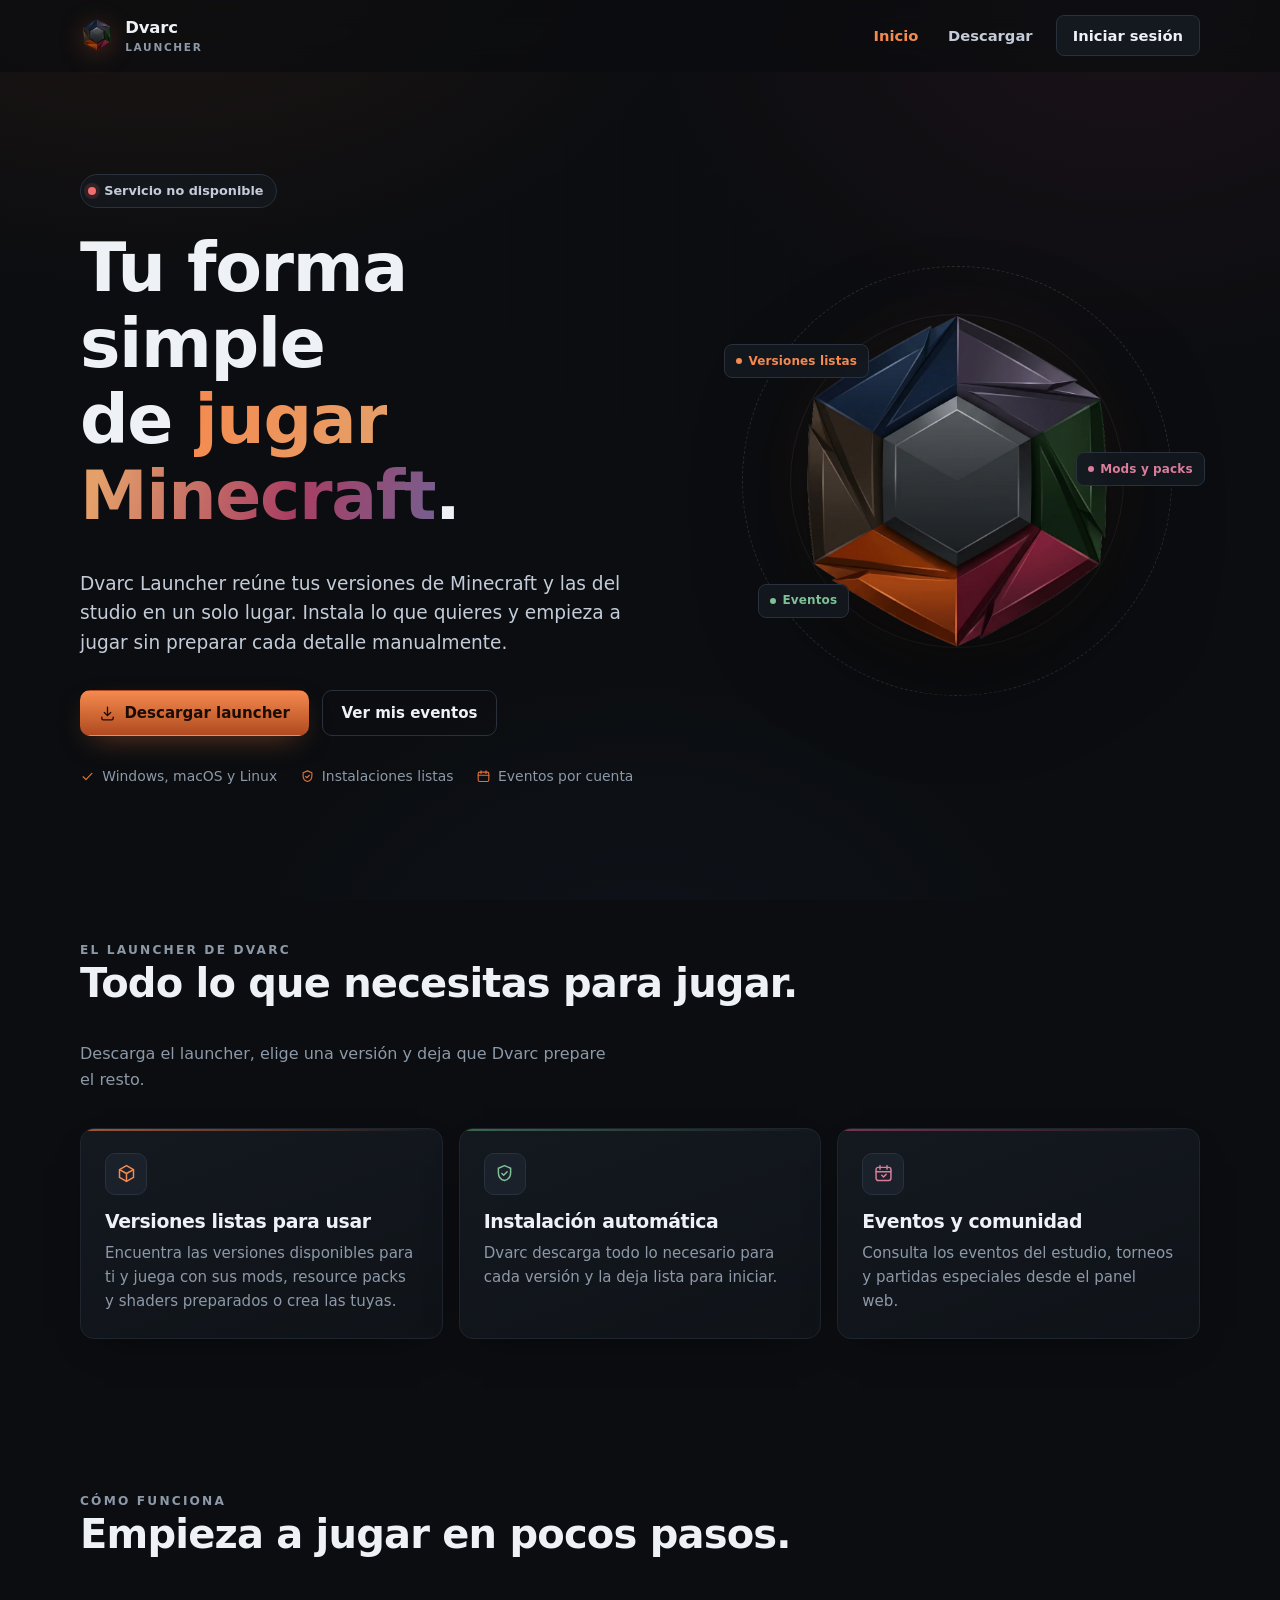
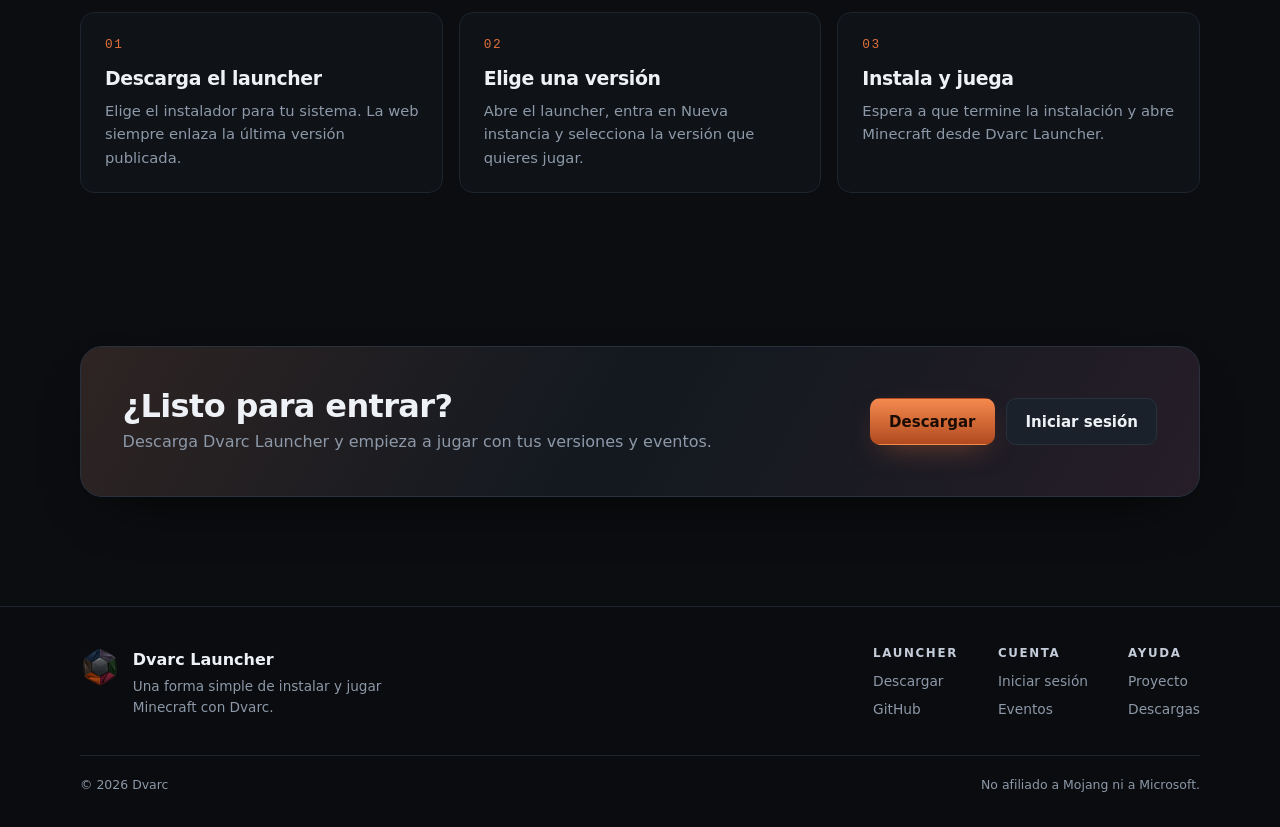
<file: index.html>
<!DOCTYPE html>
<html lang="es">
  <head>
    <meta charset="UTF-8" />
    <meta name="viewport" content="width=device-width, initial-scale=1.0" />
    <title>Dvarc Launcher</title>
    <meta
      name="description"
      content="Dvarc Launcher prepara Minecraft para que puedas instalar versiones, jugar con mods y participar en eventos sin configurarlo todo a mano."
    />
    <meta name="theme-color" content="#0b0d10" />
    <link rel="icon" href="assets/img/favicon.ico" sizes="any" />
    <link rel="icon" type="image/png" href="assets/img/favicon.png" />
    <link rel="apple-touch-icon" href="assets/img/apple-touch-icon.png" />
    <meta property="og:title" content="Dvarc Launcher" />
    <meta property="og:description" content="Un launcher de Minecraft para instalar versiones, jugar con mods y participar en eventos." />
    <meta property="og:type" content="website" />
    <meta property="og:image" content="assets/img/logo-512.png" />
    <link rel="stylesheet" href="assets/css/style.css" />
  </head>
  <body data-page="home">
    <a class="skip-link" href="#contenido">Saltar al contenido</a>

    <header class="site-header">
      <div class="container">
        <a class="brand" href="index.html" aria-label="Dvarc Launcher — inicio">
          <img src="assets/img/logo.png" alt="" width="34" height="34" />
          <span>Dvarc<small>Launcher</small></span>
        </a>
        <button
          class="nav-toggle"
          type="button"
          aria-expanded="false"
          aria-controls="site-nav"
          aria-label="Abrir menú de navegación"
        >
          <span></span>
        </button>
        <nav class="site-nav" id="site-nav" aria-label="Principal">
          <a href="index.html">Inicio</a>
          <a href="download.html">Descargar</a>
          <a href="panel.html" class="nav-cta" data-auth="in">Mi panel</a>
          <a href="login.html" class="nav-cta" data-auth="out">Iniciar sesión</a>
        </nav>
      </div>
    </header>

    <main id="contenido">
      <section class="hero">
        <div class="container hero-grid">
          <div>
            <span class="pill" data-api-status>
              <span class="pill-dot"></span>
              <span data-api-status-text>Comprobando disponibilidad…</span>
            </span>
    <h1>Tu forma simple de <em>jugar Minecraft</em>.</h1>
            <p class="hero-lead">
              Dvarc Launcher reúne tus versiones de Minecraft y las del studio en un solo lugar.
              Instala lo que quieres y empieza a jugar sin preparar cada detalle manualmente.
            </p>
            <div class="hero-actions">
              <a class="btn btn-primary" href="download.html">
                <svg viewBox="0 0 24 24" fill="none" stroke="currentColor" stroke-width="1.8" aria-hidden="true">
                  <path d="M12 3v12m0 0 4.5-4.5M12 15l-4.5-4.5" stroke-linecap="round" stroke-linejoin="round" />
                  <path d="M4 17v2a2 2 0 0 0 2 2h12a2 2 0 0 0 2-2v-2" stroke-linecap="round" />
                </svg>
                Descargar launcher
              </a>
              <a class="btn btn-ghost" href="panel.html">Ver mis eventos</a>
            </div>
            <ul class="hero-meta">
              <li>
                <svg viewBox="0 0 24 24" fill="none" stroke="currentColor" stroke-width="2" aria-hidden="true">
                  <path d="m5 12.5 4.5 4.5L19 7" stroke-linecap="round" stroke-linejoin="round" />
                </svg>
                Windows, macOS y Linux
              </li>
              <li>
                <svg viewBox="0 0 24 24" fill="none" stroke="currentColor" stroke-width="1.8" aria-hidden="true">
                  <path d="M12 3 5 6v5c0 4.2 2.9 7.9 7 9 4.1-1.1 7-4.8 7-9V6l-7-3Z" stroke-linejoin="round" />
                  <path d="m9 12 2 2 4-4" stroke-linecap="round" stroke-linejoin="round" />
                </svg>
                Instalaciones listas
              </li>
              <li>
                <svg viewBox="0 0 24 24" fill="none" stroke="currentColor" stroke-width="1.8" aria-hidden="true">
                  <rect x="3.5" y="5" width="17" height="15" rx="2.5" />
                  <path d="M8 3v4M16 3v4M3.5 10h17" stroke-linecap="round" />
                </svg>
                Eventos por cuenta
              </li>
            </ul>
          </div>

          <div class="hero-art" aria-hidden="true">
            <div class="hero-ring"></div>
            <img class="hero-logo" src="assets/img/logo.png" alt="" width="360" height="360" />
            <span class="hero-tag tag-a">Versiones listas</span>
            <span class="hero-tag tag-b">Mods y packs</span>
            <span class="hero-tag tag-c">Eventos</span>
          </div>
        </div>
      </section>

      <section class="section">
        <div class="container">
          <div class="section-head">
            <div>
              <p class="eyebrow">El launcher de Dvarc</p>
              <h2>Todo lo que necesitas para jugar.</h2>
            </div>
            <p>
              Descarga el launcher, elige una versión y deja que Dvarc prepare el resto.
            </p>
          </div>

          <div class="card-grid">
            <article class="card">
              <div class="card-icon">
                <svg viewBox="0 0 24 24" fill="none" stroke="currentColor" stroke-width="1.7" aria-hidden="true">
                  <path d="m12 3 8 4.5v9L12 21l-8-4.5v-9L12 3Z" stroke-linejoin="round" />
                  <path d="M12 12 4 7.5M12 12l8-4.5M12 12v9" stroke-linejoin="round" />
                </svg>
              </div>
              <h3>Versiones listas para usar</h3>
              <p>
                Encuentra las versiones disponibles para ti y juega con sus mods, resource packs y
                shaders preparados o crea las tuyas.
              </p>
            </article>

            <article class="card card--green">
              <div class="card-icon">
                <svg viewBox="0 0 24 24" fill="none" stroke="currentColor" stroke-width="1.7" aria-hidden="true">
                  <path d="M12 3 5 6v5c0 4.2 2.9 7.9 7 9 4.1-1.1 7-4.8 7-9V6l-7-3Z" stroke-linejoin="round" />
                  <path d="m9 12 2 2 4-4" stroke-linecap="round" stroke-linejoin="round" />
                </svg>
              </div>
              <h3>Instalación automática</h3>
              <p>
                Dvarc descarga todo lo necesario para cada versión y la deja lista para iniciar.
              </p>
            </article>

            <article class="card card--wine">
              <div class="card-icon">
                <svg viewBox="0 0 24 24" fill="none" stroke="currentColor" stroke-width="1.7" aria-hidden="true">
                  <rect x="3.5" y="5" width="17" height="15" rx="2.5" />
                  <path d="M8 3v4M16 3v4M3.5 10h17" stroke-linecap="round" />
                  <path d="m10 14 2 2 3-3" stroke-linecap="round" stroke-linejoin="round" />
                </svg>
              </div>
              <h3>Eventos y comunidad</h3>
              <p>
                Consulta los eventos del estudio, torneos y partidas especiales desde el panel web.
              </p>
            </article>
          </div>
        </div>
      </section>

      <section class="section">
        <div class="container">
          <div class="section-head">
            <div>
              <p class="eyebrow">Cómo funciona</p>
              <h2>Empieza a jugar en pocos pasos.</h2>
            </div>
          </div>

          <ol class="steps">
            <li class="step">
              <h3>Descarga el launcher</h3>
              <p>Elige el instalador para tu sistema. La web siempre enlaza la última versión publicada.</p>
            </li>
            <li class="step">
              <h3>Elige una versión</h3>
              <p>Abre el launcher, entra en Nueva instancia y selecciona la versión que quieres jugar.</p>
            </li>
            <li class="step">
              <h3>Instala y juega</h3>
              <p>Espera a que termine la instalación y abre Minecraft desde Dvarc Launcher.</p>
            </li>
          </ol>
        </div>
      </section>

      <section class="section">
        <div class="container">
          <div class="cta-band">
            <div>
              <h2>¿Listo para entrar?</h2>
              <p>Descarga Dvarc Launcher y empieza a jugar con tus versiones y eventos.</p>
            </div>
            <div class="cta-actions">
              <a class="btn btn-primary" href="download.html">Descargar</a>
              <a class="btn" href="login.html">Iniciar sesión</a>
            </div>
          </div>
        </div>
      </section>
    </main>

    <footer class="site-footer">
      <div class="container">
        <div class="footer-grid">
          <div class="footer-brand">
            <img src="assets/img/logo.png" alt="" width="40" height="40" />
            <div>
              <strong>Dvarc Launcher</strong>
              <p>Una forma simple de instalar y jugar Minecraft con Dvarc.</p>
            </div>
          </div>
          <div class="footer-links">
            <div>
              <h2>Launcher</h2>
              <a href="download.html">Descargar</a>
              <a href="https://github.com/devapurc/DvarcLauncher" target="_blank" rel="noopener noreferrer">GitHub</a>
            </div>
            <div>
              <h2>Cuenta</h2>
              <a href="login.html">Iniciar sesión</a>
              <a href="panel.html">Eventos</a>
            </div>
            <div>
              <h2>Ayuda</h2>
              <a href="https://github.com/devapurc/DvarcLauncher" target="_blank" rel="noopener noreferrer">Proyecto</a>
              <a href="download.html">Descargas</a>
            </div>
          </div>
        </div>
        <div class="footer-bottom">
          <span>© <span id="footer-year">2026</span> Dvarc</span>
          <span>No afiliado a Mojang ni a Microsoft.</span>
        </div>
      </div>
    </footer>

    <script src="assets/js/config.js" defer></script>
    <script src="assets/js/api.js" defer></script>
    <script src="assets/js/auth.js" defer></script>
    <script src="assets/js/events.js" defer></script>
    <script src="assets/js/download.js" defer></script>
    <script src="assets/js/main.js" defer></script>
  </body>
</html>
</file>
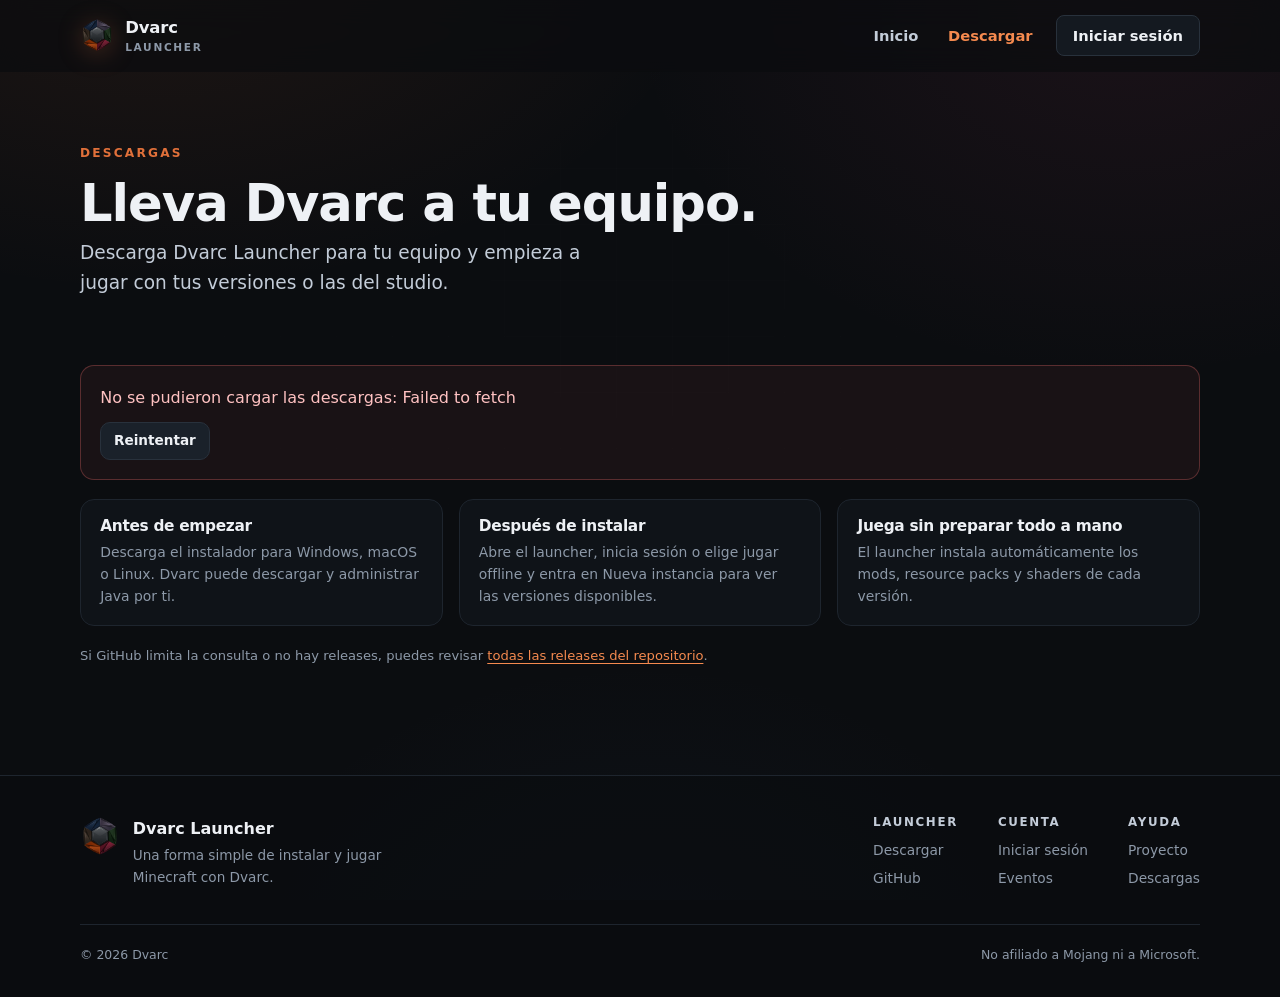
<file: download.html>
<!DOCTYPE html>
<html lang="es">
  <head>
    <meta charset="UTF-8" />
    <meta name="viewport" content="width=device-width, initial-scale=1.0" />
    <title>Descargar — Dvarc Launcher</title>
    <meta
      name="description"
      content="Descarga la última versión de Dvarc Launcher para Windows, macOS o Linux."
    />
    <meta name="theme-color" content="#0b0d10" />
    <link rel="icon" href="assets/img/favicon.ico" sizes="any" />
    <link rel="icon" type="image/png" href="assets/img/favicon.png" />
    <link rel="apple-touch-icon" href="assets/img/apple-touch-icon.png" />
    <link rel="stylesheet" href="assets/css/style.css" />
  </head>
  <body data-page="download">
    <a class="skip-link" href="#contenido">Saltar al contenido</a>

    <header class="site-header">
      <div class="container">
        <a class="brand" href="index.html" aria-label="Dvarc Launcher — inicio">
          <img src="assets/img/logo.png" alt="" width="34" height="34" />
          <span>Dvarc<small>Launcher</small></span>
        </a>
        <button
          class="nav-toggle"
          type="button"
          aria-expanded="false"
          aria-controls="site-nav"
          aria-label="Abrir menú de navegación"
        >
          <span></span>
        </button>
        <nav class="site-nav" id="site-nav" aria-label="Principal">
          <a href="index.html">Inicio</a>
          <a href="download.html">Descargar</a>
          <a href="panel.html" class="nav-cta" data-auth="in">Mi panel</a>
          <a href="login.html" class="nav-cta" data-auth="out">Iniciar sesión</a>
        </nav>
      </div>
    </header>

    <main id="contenido">
      <section class="page-head">
        <div class="container">
          <p class="eyebrow">Descargas</p>
          <h1>Lleva Dvarc a tu equipo.</h1>
          <p class="hero-lead">
            Descarga Dvarc Launcher para tu equipo y empieza a jugar con tus versiones o las del studio.
          </p>
        </div>
      </section>

      <section class="section" style="padding-top: 0">
        <div class="container">
          <div class="os-tabs" id="os-tabs" role="tablist" aria-label="Sistema operativo"></div>
          <p id="release-status" class="hint" role="status" aria-live="polite" style="margin-bottom: 1rem">
            Buscando la última versión…
          </p>

          <div id="release-root" aria-live="polite">
            <div class="skeleton" style="height: 230px" aria-hidden="true"></div>
          </div>

          <details class="assets" id="asset-details" hidden>
            <summary>Ver todos los archivos de la release</summary>
            <div>
              <ul class="asset-list" id="asset-list"></ul>
            </div>
          </details>

          <div class="note-grid">
            <div class="note">
              <h3>Antes de empezar</h3>
              <p>
                Descarga el instalador para Windows, macOS o Linux. Dvarc puede descargar y
                administrar Java por ti.
              </p>
            </div>
            <div class="note">
              <h3>Después de instalar</h3>
              <p>
                Abre el launcher, inicia sesión o elige jugar offline y entra en Nueva instancia
                para ver las versiones disponibles.
              </p>
            </div>
            <div class="note">
              <h3>Juega sin preparar todo a mano</h3>
              <p>
                El launcher instala automáticamente los mods, resource packs y shaders de cada
                versión.
              </p>
            </div>
          </div>

          <p class="hint" style="margin-top: 1.2rem">
            Si GitHub limita la consulta o no hay releases, puedes revisar
            <a href="https://github.com/devapurc/DvarcLauncher/releases" target="_blank" rel="noopener noreferrer"
              >todas las releases del repositorio</a
            >.
          </p>
        </div>
      </section>
    </main>

    <footer class="site-footer">
      <div class="container">
        <div class="footer-grid">
          <div class="footer-brand">
            <img src="assets/img/logo.png" alt="" width="40" height="40" />
            <div>
              <strong>Dvarc Launcher</strong>
              <p>Una forma simple de instalar y jugar Minecraft con Dvarc.</p>
            </div>
          </div>
          <div class="footer-links">
            <div>
              <h2>Launcher</h2>
              <a href="download.html">Descargar</a>
              <a href="https://github.com/devapurc/DvarcLauncher" target="_blank" rel="noopener noreferrer">GitHub</a>
            </div>
            <div>
              <h2>Cuenta</h2>
              <a href="login.html">Iniciar sesión</a>
              <a href="panel.html">Eventos</a>
            </div>
            <div>
              <h2>Ayuda</h2>
              <a href="https://github.com/devapurc/DvarcLauncher" target="_blank" rel="noopener noreferrer">Proyecto</a>
              <a href="download.html">Descargas</a>
            </div>
          </div>
        </div>
        <div class="footer-bottom">
          <span>© <span id="footer-year">2026</span> Dvarc</span>
          <span>No afiliado a Mojang ni a Microsoft.</span>
        </div>
      </div>
    </footer>

    <script src="assets/js/config.js" defer></script>
    <script src="assets/js/api.js" defer></script>
    <script src="assets/js/auth.js" defer></script>
    <script src="assets/js/events.js" defer></script>
    <script src="assets/js/download.js" defer></script>
    <script src="assets/js/main.js" defer></script>
  </body>
</html>
</file>
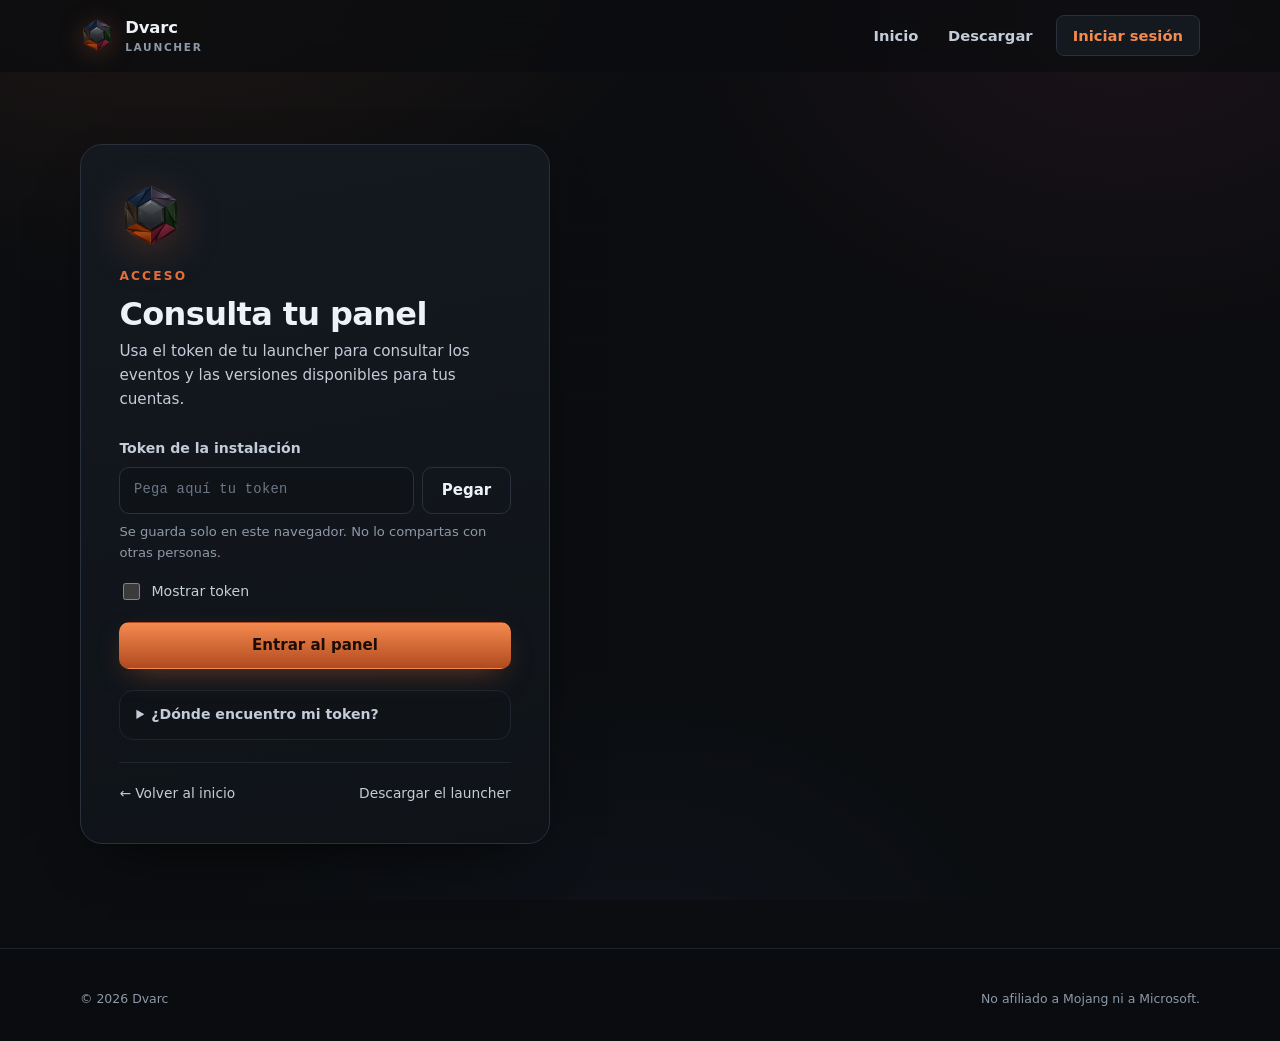
<file: login.html>
<!DOCTYPE html>
<html lang="es">
  <head>
    <meta charset="UTF-8" />
    <meta name="viewport" content="width=device-width, initial-scale=1.0" />
    <title>Iniciar sesión — Dvarc Launcher</title>
    <meta name="description" content="Consulta tus eventos y las versiones disponibles para tu launcher Dvarc." />
    <meta name="robots" content="noindex" />
    <meta name="theme-color" content="#0b0d10" />
    <link rel="icon" href="assets/img/favicon.ico" sizes="any" />
    <link rel="icon" type="image/png" href="assets/img/favicon.png" />
    <link rel="apple-touch-icon" href="assets/img/apple-touch-icon.png" />
    <link rel="stylesheet" href="assets/css/style.css" />
  </head>
  <body data-page="login">
    <a class="skip-link" href="#contenido">Saltar al contenido</a>

    <header class="site-header">
      <div class="container">
        <a class="brand" href="index.html" aria-label="Dvarc Launcher — inicio">
          <img src="assets/img/logo.png" alt="" width="34" height="34" />
          <span>Dvarc<small>Launcher</small></span>
        </a>
        <button
          class="nav-toggle"
          type="button"
          aria-expanded="false"
          aria-controls="site-nav"
          aria-label="Abrir menú de navegación"
        >
          <span></span>
        </button>
        <nav class="site-nav" id="site-nav" aria-label="Principal">
          <a href="index.html">Inicio</a>
          <a href="download.html">Descargar</a>
          <a href="panel.html" class="nav-cta" data-auth="in">Mi panel</a>
          <a href="login.html" class="nav-cta" data-auth="out">Iniciar sesión</a>
        </nav>
      </div>
    </header>

    <main id="contenido" class="auth-wrap">
      <div class="container">
        <div class="auth-card">
          <img class="auth-logo" src="assets/img/logo.png" alt="" width="64" height="64" />
          <p class="eyebrow">Acceso</p>
          <h1>Consulta tu panel</h1>
          <p class="hero-lead">
            Usa el token de tu launcher para consultar los eventos y las versiones disponibles para
            tus cuentas.
          </p>

          <div class="alert alert-info" id="login-info" hidden role="status">
            <svg viewBox="0 0 24 24" fill="none" stroke="currentColor" stroke-width="1.8" aria-hidden="true">
              <circle cx="12" cy="12" r="9" />
              <path d="M12 11v5M12 8h.01" stroke-linecap="round" />
            </svg>
            <span data-alert-text></span>
          </div>

          <div class="alert alert-error" id="login-error" hidden role="alert">
            <svg viewBox="0 0 24 24" fill="none" stroke="currentColor" stroke-width="1.8" aria-hidden="true">
              <circle cx="12" cy="12" r="9" />
              <path d="M12 7v6M12 16h.01" stroke-linecap="round" />
            </svg>
            <span data-alert-text></span>
          </div>

          <form id="login-form" novalidate>
            <div class="field">
              <label for="token-input">Token de la instalación</label>
              <div class="input-row">
                <input
                  class="input input-mono"
                  id="token-input"
                  name="token"
                  type="password"
                  placeholder="Pega aquí tu token"
                  autocomplete="off"
                  autocapitalize="off"
                  spellcheck="false"
                  aria-describedby="token-help"
                  required
                />
                <button class="btn btn-ghost" type="button" id="paste-token">Pegar</button>
              </div>
              <p class="hint" id="token-help">
                Se guarda solo en este navegador. No lo compartas con otras personas.
              </p>
            </div>

            <label class="checkbox" for="show-token" style="margin-bottom: 1.2rem">
              <input type="checkbox" id="show-token" />
              Mostrar token
            </label>

            <button class="btn btn-primary" type="submit" id="login-submit" style="width: 100%">
              Entrar al panel
            </button>
          </form>

          <details class="assets" style="margin-top: 1.3rem">
            <summary>¿Dónde encuentro mi token?</summary>
            <div>
              <p class="hint" style="padding-top: 0.3rem">
                Abre Dvarc Launcher, ve a <strong>Ajustes → Dvarc</strong> y pulsa
                <strong>Copiar token</strong>. Si todavía no tienes el launcher,
                <a href="download.html">descárgalo aquí</a>.
              </p>
            </div>
          </details>

          <div class="auth-links">
            <a href="index.html">← Volver al inicio</a>
            <a href="download.html">Descargar el launcher</a>
          </div>
        </div>
      </div>
    </main>

    <footer class="site-footer">
      <div class="container">
        <div class="footer-bottom" style="margin-top: 0; padding-top: 0; border-top: 0">
          <span>© <span id="footer-year">2026</span> Dvarc</span>
          <span>No afiliado a Mojang ni a Microsoft.</span>
        </div>
      </div>
    </footer>

    <script src="assets/js/config.js" defer></script>
    <script src="assets/js/api.js" defer></script>
    <script src="assets/js/auth.js" defer></script>
    <script src="assets/js/events.js" defer></script>
    <script src="assets/js/download.js" defer></script>
    <script src="assets/js/main.js" defer></script>
  </body>
</html>
</file>
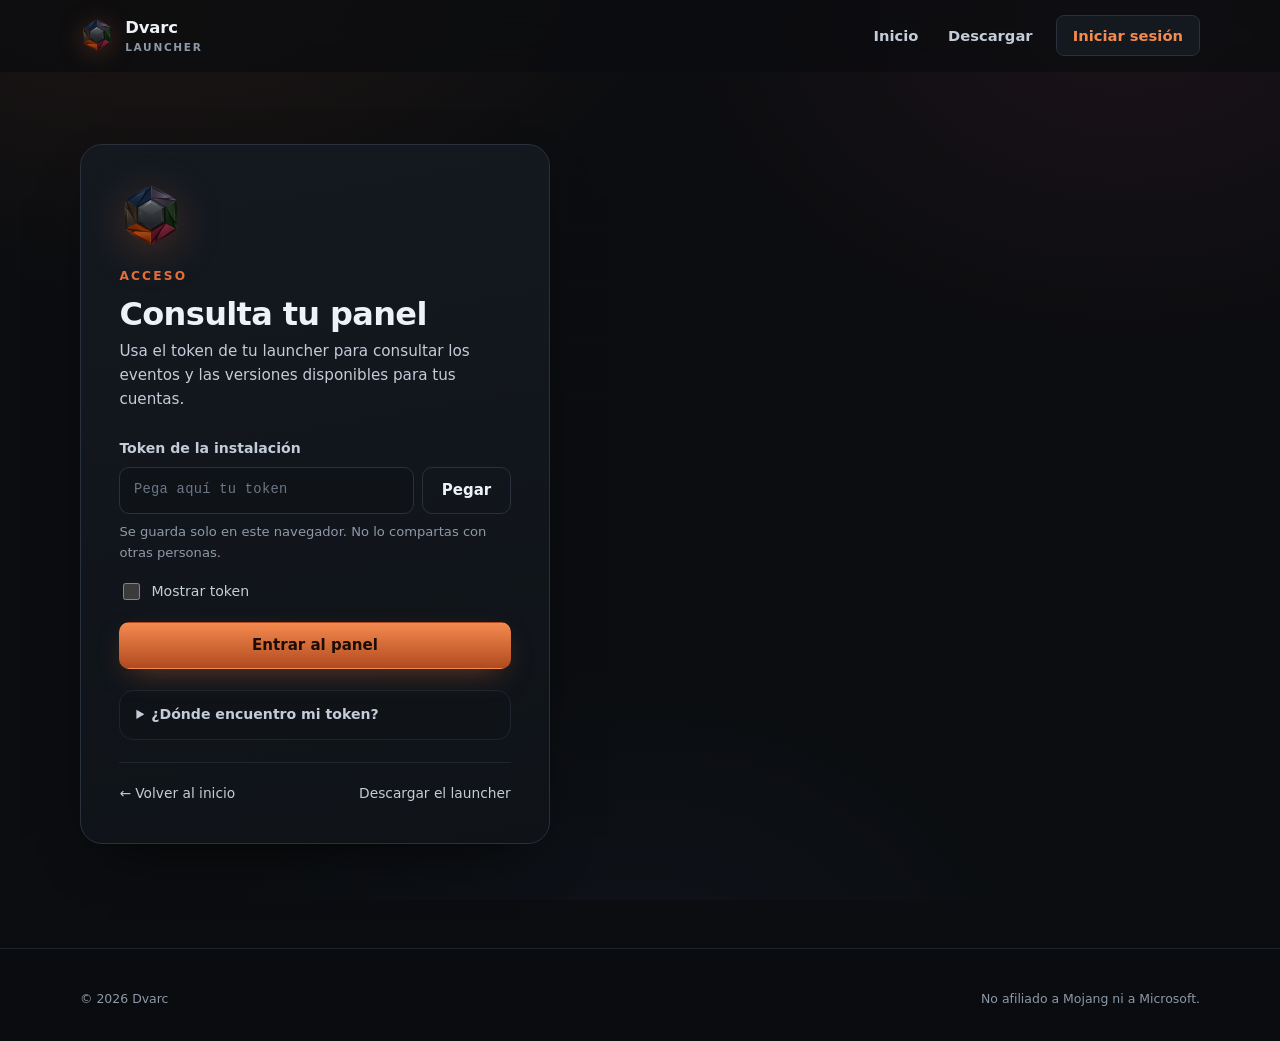
<file: panel.html>
<!DOCTYPE html>
<html lang="es">
  <head>
    <meta charset="UTF-8" />
    <meta name="viewport" content="width=device-width, initial-scale=1.0" />
    <title>Mi panel — Dvarc Launcher</title>
    <meta name="robots" content="noindex" />
    <meta name="theme-color" content="#0b0d10" />
    <link rel="icon" href="assets/img/favicon.ico" sizes="any" />
    <link rel="icon" type="image/png" href="assets/img/favicon.png" />
    <link rel="apple-touch-icon" href="assets/img/apple-touch-icon.png" />
    <link rel="stylesheet" href="assets/css/style.css" />
    <script>
      /* Evita mostrar el panel a quien no tiene token. */
      (function () {
        var token = "";
        try {
          token = localStorage.getItem("dvarc_token") || sessionStorage.getItem("dvarc_token") || "";
        } catch (error) {
          token = "";
        }
        if (!token) {
          window.location.replace("login.html?next=panel.html");
        }
      })();
    </script>
  </head>
  <body data-page="panel">
    <a class="skip-link" href="#contenido">Saltar al contenido</a>

    <header class="site-header">
      <div class="container">
        <a class="brand" href="index.html" aria-label="Dvarc Launcher — inicio">
          <img src="assets/img/logo.png" alt="" width="34" height="34" />
          <span>Dvarc<small>Launcher</small></span>
        </a>
        <button
          class="nav-toggle"
          type="button"
          aria-expanded="false"
          aria-controls="site-nav"
          aria-label="Abrir menú de navegación"
        >
          <span></span>
        </button>
        <nav class="site-nav" id="site-nav" aria-label="Principal">
          <a href="index.html">Inicio</a>
          <a href="download.html">Descargar</a>
          <a href="panel.html" class="nav-cta" data-auth="in">Mi panel</a>
          <a href="login.html" class="nav-cta" data-auth="out">Iniciar sesión</a>
        </nav>
      </div>
    </header>

    <main id="contenido" class="dashboard">
      <div class="container">
        <div class="dash-head">
          <div>
            <p class="eyebrow">Tu panel</p>
            <h1 id="welcome-title">Hola</h1>
            <p>Consulta los eventos y las versiones disponibles para jugar con Dvarc Launcher.</p>
          </div>
          <div style="display: flex; flex-wrap: wrap; align-items: center; gap: 0.6rem">
            <span class="user-chip" id="account-chip">
              <span class="avatar" id="account-avatar" aria-hidden="true">DV</span>
              <span id="account-name">Cargando…</span>
            </span>
            <button class="btn btn-sm btn-ghost" type="button" data-action="logout">Salir</button>
          </div>
        </div>

        <div class="token-bar">
          <div>
            <p class="token-label">Tu acceso al panel</p>
            <code id="token-preview">—</code>
            <p class="hint" style="margin-top: 0.3rem">
              <span id="copy-status" class="text-accent" role="status" aria-live="polite" style="margin-left: 0.5rem"></span>
            </p>
          </div>
          <div class="token-actions">
            <button class="btn btn-sm" type="button" id="copy-token">Copiar token</button>
            <a class="btn btn-sm btn-ghost" href="download.html">Ir al launcher</a>
          </div>
        </div>

        <p class="hint" style="margin: -1.4rem 0 2.4rem">
          ¿Falta una cuenta? Abre Dvarc Launcher con esa cuenta iniciada y vuelve a cargar esta página.
        </p>

        <section class="panel-section" id="eventos" aria-labelledby="eventos-title">
          <div class="section-head">
            <h2 id="eventos-title">Eventos</h2>
            <div class="filters" id="event-filters" role="group" aria-label="Filtrar eventos">
              <button type="button" data-event-filter="upcoming" aria-pressed="true">Próximos</button>
              <button type="button" data-event-filter="all" aria-pressed="false">Todos</button>
            </div>
          </div>
          <div class="event-list" id="events-list" aria-live="polite" aria-busy="true">
            <div class="skeleton skeleton-event" aria-hidden="true"></div>
            <div class="skeleton skeleton-event" aria-hidden="true"></div>
          </div>
        </section>

        <section class="panel-section" id="versiones" aria-labelledby="versiones-title">
          <div class="section-head">
            <h2 id="versiones-title">Versiones para jugar</h2>
            <p class="hint">Elige una versión y continúa en Dvarc Launcher.</p>
          </div>
          <div class="version-grid" id="versions-list" aria-live="polite" aria-busy="true">
            <div class="skeleton skeleton-version" aria-hidden="true"></div>
            <div class="skeleton skeleton-version" aria-hidden="true"></div>
          </div>
        </section>

        <div class="note-grid">
          <div class="note">
            <h3>Eventos </h3>
            <p>
              Solo ves los eventos asignados a tus cuentas y los que son públicos para cualquier
              cuenta.
            </p>
          </div>
          <div class="note">
            <h3>Cuida tu acceso</h3>
            <p>
              El token identifica tu instalación. No lo publiques ni lo compartas; si crees que se
              filtró, pide al equipo que lo revoque.
            </p>
          </div>
          <div class="note">
            <h3>Instalaciones preparadas</h3>
            <p>
              Cada versión incluye lo necesario para que puedas instalarla y jugar sin configurar
              mods y paquetes uno por uno.
            </p>
          </div>
        </div>
      </div>
    </main>

    <footer class="site-footer">
      <div class="container">
        <div class="footer-grid">
          <div class="footer-brand">
            <img src="assets/img/logo.png" alt="" width="40" height="40" />
            <div>
              <strong>Dvarc Launcher</strong>
              <p>Una forma simple de instalar y jugar Minecraft con Dvarc.</p>
            </div>
          </div>
          <div class="footer-links">
            <div>
              <h2>Launcher</h2>
              <a href="download.html">Descargar</a>
              <a href="https://github.com/devapurc/DvarcLauncher" target="_blank" rel="noopener noreferrer">GitHub</a>
            </div>
            <div>
              <h2>Cuenta</h2>
              <a href="login.html">Iniciar sesión</a>
              <a href="panel.html">Eventos</a>
            </div>
            <div>
              <h2>Ayuda</h2>
              <a href="https://github.com/devapurc/DvarcLauncher" target="_blank" rel="noopener noreferrer">Proyecto</a>
              <a href="download.html">Descargas</a>
            </div>
          </div>
        </div>
        <div class="footer-bottom">
          <span>© <span id="footer-year">2026</span> Dvarc</span>
          <span>No afiliado a Mojang ni a Microsoft.</span>
        </div>
      </div>
    </footer>

    <script src="assets/js/config.js" defer></script>
    <script src="assets/js/api.js" defer></script>
    <script src="assets/js/auth.js" defer></script>
    <script src="assets/js/events.js" defer></script>
    <script src="assets/js/download.js" defer></script>
    <script src="assets/js/main.js" defer></script>
  </body>
</html>
</file>
<file: assets/css/style.css>
/* Dvarc — estilos del sitio público
 * Paleta tomada del logo: carbón, óxido, vino, verde y azul profundo.
 */

:root {
  color-scheme: dark;

  --bg: #0b0d10;
  --bg-soft: #0f1318;
  --surface: #141920;
  --surface-raised: #1a212a;
  --surface-hover: #202833;
  --line: #28313c;
  --line-soft: #1e252e;

  --text: #eef1f5;
  --text-soft: #c3ccd8;
  --muted: #8d99a8;

  --accent: #e0703a;
  --accent-bright: #f58a4f;
  --accent-deep: #b04a1f;
  --wine: #a83e63;
  --green: #4c8a63;
  --navy: #3a5f92;
  --purple: #756090;

  --danger: #f26d6d;
  --ok: #5fd08a;

  --radius-sm: 8px;
  --radius: 14px;
  --radius-lg: 22px;

  --shadow: 0 24px 60px -30px rgb(0 0 0 / 0.9);
  --shadow-soft: 0 14px 40px -24px rgb(0 0 0 / 0.8);

  --font-sans: ui-sans-serif, system-ui, -apple-system, "Segoe UI", Roboto, "Helvetica Neue", Arial, sans-serif;
  --font-mono: ui-monospace, "Cascadia Code", "SFMono-Regular", Consolas, "Liberation Mono", monospace;

  --max-width: 1120px;
  --header-height: 72px;
}

*,
*::before,
*::after {
  box-sizing: border-box;
}

html {
  scroll-behavior: smooth;
  -webkit-text-size-adjust: 100%;
}

body {
  margin: 0;
  min-height: 100vh;
  background: var(--bg);
  color: var(--text);
  font-family: var(--font-sans);
  font-size: 16px;
  line-height: 1.6;
  -webkit-font-smoothing: antialiased;
  text-rendering: optimizeLegibility;
}

body::before {
  content: "";
  position: fixed;
  inset: 0;
  z-index: -2;
  pointer-events: none;
  background:
    radial-gradient(60rem 40rem at 12% -10%, rgb(224 112 58 / 0.10), transparent 60%),
    radial-gradient(50rem 38rem at 88% 0%, rgb(168 62 99 / 0.10), transparent 62%),
    radial-gradient(44rem 34rem at 50% 110%, rgb(58 95 146 / 0.08), transparent 60%),
    var(--bg);
}

body::after {
  content: "";
  position: fixed;
  inset: 0;
  z-index: -1;
  pointer-events: none;
  opacity: 0.35;
  background-image:
    linear-gradient(to right, rgb(255 255 255 / 0.028) 1px, transparent 1px),
    linear-gradient(to bottom, rgb(255 255 255 / 0.028) 1px, transparent 1px);
  background-size: 56px 56px;
  mask-image: radial-gradient(circle at 50% 30%, #000 0%, transparent 78%);
}

img,
svg {
  display: block;
  max-width: 100%;
}

a {
  color: var(--accent-bright);
  text-decoration-thickness: 1px;
  text-underline-offset: 3px;
}

a:hover {
  color: #ffb184;
}

h1,
h2,
h3,
h4 {
  margin: 0 0 0.5em;
  line-height: 1.12;
  letter-spacing: -0.02em;
  text-wrap: balance;
}

h1 {
  font-size: clamp(2.4rem, 6vw, 4.25rem);
  font-weight: 760;
}

h2 {
  font-size: clamp(1.7rem, 3.4vw, 2.5rem);
  font-weight: 720;
}

h3 {
  font-size: 1.18rem;
  font-weight: 660;
}

p {
  margin: 0 0 1em;
}

code,
pre {
  font-family: var(--font-mono);
}

:focus-visible {
  outline: 2px solid var(--accent-bright);
  outline-offset: 3px;
  border-radius: 4px;
}

::selection {
  background: rgb(224 112 58 / 0.35);
  color: #fff;
}

.container {
  width: min(100% - 2.5rem, var(--max-width));
  margin-inline: auto;
}

.skip-link {
  position: absolute;
  left: 1rem;
  top: -4rem;
  z-index: 100;
  padding: 0.65rem 1rem;
  background: var(--accent);
  color: #160a04;
  font-weight: 700;
  border-radius: var(--radius-sm);
  transition: top 150ms ease;
}

.skip-link:focus {
  top: 1rem;
  color: #160a04;
}

/* ---------------------------------------------------------------- header */

.site-header {
  position: sticky;
  top: 0;
  z-index: 40;
  height: var(--header-height);
  display: flex;
  align-items: center;
  border-bottom: 1px solid transparent;
  background: rgb(11 13 16 / 0.74);
  backdrop-filter: blur(14px);
  -webkit-backdrop-filter: blur(14px);
  transition: border-color 180ms ease, background 180ms ease;
}

.site-header.is-scrolled {
  border-bottom-color: var(--line-soft);
  background: rgb(11 13 16 / 0.92);
}

.site-header .container {
  display: flex;
  align-items: center;
  gap: 1.5rem;
}

.brand {
  display: inline-flex;
  align-items: center;
  gap: 0.7rem;
  color: var(--text);
  text-decoration: none;
  font-weight: 720;
  letter-spacing: -0.01em;
  white-space: nowrap;
}

.brand:hover {
  color: var(--text);
}

.brand img {
  width: 34px;
  height: 34px;
  filter: drop-shadow(0 4px 12px rgb(224 112 58 / 0.25));
}

.brand span {
  font-size: 1.03rem;
}

.brand small {
  display: block;
  margin-top: -3px;
  color: var(--muted);
  font-size: 0.66rem;
  font-weight: 600;
  letter-spacing: 0.16em;
  text-transform: uppercase;
}

.site-nav {
  display: flex;
  align-items: center;
  gap: 0.25rem;
  margin-left: auto;
}

.site-nav a {
  padding: 0.5rem 0.8rem;
  border-radius: 8px;
  color: var(--text-soft);
  font-size: 0.92rem;
  font-weight: 560;
  text-decoration: none;
  transition: color 140ms ease, background 140ms ease;
}

.site-nav a:hover {
  background: var(--surface);
  color: var(--text);
}

.site-nav a[aria-current="page"] {
  color: var(--accent-bright);
}

.site-nav .nav-cta {
  margin-left: 0.4rem;
  padding-inline: 1rem;
  border: 1px solid var(--line);
  background: var(--surface);
  color: var(--text);
}

.site-nav .nav-cta:hover {
  border-color: var(--accent-deep);
  background: var(--surface-raised);
  color: #fff;
}

.nav-toggle {
  display: none;
  margin-left: auto;
  width: 44px;
  height: 44px;
  padding: 0;
  border: 1px solid var(--line);
  border-radius: 10px;
  background: var(--surface);
  color: var(--text);
  cursor: pointer;
}

.nav-toggle span,
.nav-toggle::before,
.nav-toggle::after {
  display: block;
  width: 18px;
  height: 2px;
  margin: 4px auto;
  border-radius: 2px;
  background: currentColor;
  content: "";
  transition: transform 160ms ease, opacity 160ms ease;
}

.nav-toggle[aria-expanded="true"] span {
  opacity: 0;
}

.nav-toggle[aria-expanded="true"]::before {
  transform: translateY(6px) rotate(45deg);
}

.nav-toggle[aria-expanded="true"]::after {
  transform: translateY(-6px) rotate(-45deg);
}

[data-auth="in"],
[data-auth="out"] {
  display: none !important;
}

body.has-token [data-auth="in"] {
  display: inline-flex !important;
}

body:not(.has-token) [data-auth="out"] {
  display: inline-flex !important;
}

/* ------------------------------------------------------------------ hero */

.hero {
  position: relative;
  padding: clamp(3.5rem, 8vw, 7rem) 0 clamp(3rem, 6vw, 5rem);
  overflow: hidden;
}

.hero-grid {
  display: grid;
  grid-template-columns: minmax(0, 1.08fr) minmax(0, 0.92fr);
  align-items: center;
  gap: clamp(2rem, 5vw, 4.5rem);
}

.pill {
  display: inline-flex;
  align-items: center;
  gap: 0.5rem;
  margin-bottom: 1.35rem;
  padding: 0.36rem 0.8rem 0.36rem 0.45rem;
  border: 1px solid var(--line);
  border-radius: 999px;
  background: rgb(20 25 32 / 0.8);
  color: var(--text-soft);
  font-size: 0.8rem;
  font-weight: 560;
}

.pill-dot {
  width: 8px;
  height: 8px;
  border-radius: 50%;
  background: var(--muted);
  box-shadow: 0 0 0 4px rgb(141 153 168 / 0.12);
}

.pill-dot[data-state="ok"] {
  background: var(--ok);
  box-shadow: 0 0 0 4px rgb(95 208 138 / 0.14);
}

.pill-dot[data-state="down"] {
  background: var(--danger);
  box-shadow: 0 0 0 4px rgb(242 109 109 / 0.14);
}

.hero h1 em {
  font-style: normal;
  background: linear-gradient(105deg, var(--accent-bright) 0%, #e4a06a 38%, var(--wine) 74%, var(--purple) 100%);
  -webkit-background-clip: text;
  background-clip: text;
  color: transparent;
}

.hero-lead {
  max-width: 34rem;
  margin-bottom: 2rem;
  color: var(--text-soft);
  font-size: clamp(1.02rem, 1.5vw, 1.16rem);
}

.hero-actions {
  display: flex;
  flex-wrap: wrap;
  gap: 0.8rem;
  margin-bottom: 1.8rem;
}

.hero-meta {
  display: flex;
  flex-wrap: wrap;
  gap: 0.5rem 1.4rem;
  margin: 0;
  padding: 0;
  list-style: none;
  color: var(--muted);
  font-size: 0.87rem;
}

.hero-meta li {
  display: inline-flex;
  align-items: center;
  gap: 0.45rem;
}

.hero-meta svg {
  width: 15px;
  height: 15px;
  color: var(--accent);
}

/* Logo + órbitas */

.hero-art {
  position: relative;
  display: grid;
  place-items: center;
  min-height: 360px;
  isolation: isolate;
}

.hero-art::before {
  content: "";
  position: absolute;
  width: min(90%, 460px);
  aspect-ratio: 1;
  border-radius: 50%;
  background: radial-gradient(circle, rgb(224 112 58 / 0.16), transparent 66%);
  filter: blur(8px);
  z-index: -1;
}

.hero-logo {
  width: min(80%, 360px);
  filter: drop-shadow(0 30px 50px rgb(0 0 0 / 0.55));
  animation: float 9s ease-in-out infinite;
}

.hero-ring {
  position: absolute;
  width: min(92%, 430px);
  aspect-ratio: 1;
  border: 1px dashed rgb(255 255 255 / 0.13);
  border-radius: 50%;
  animation: spin 60s linear infinite;
}

.hero-ring::after {
  content: "";
  position: absolute;
  inset: 11%;
  border: 1px solid rgb(255 255 255 / 0.07);
  border-radius: 50%;
}

.hero-tag {
  position: absolute;
  z-index: 2;
  display: inline-flex;
  align-items: center;
  gap: 0.4rem;
  padding: 0.4rem 0.7rem;
  border: 1px solid var(--line);
  border-radius: 8px;
  background: rgb(20 25 32 / 0.88);
  box-shadow: var(--shadow-soft);
  color: var(--text-soft);
  font-size: 0.75rem;
  font-weight: 620;
  letter-spacing: 0.01em;
  backdrop-filter: blur(6px);
}

.hero-tag::before {
  content: "";
  width: 6px;
  height: 6px;
  border-radius: 50%;
  background: currentColor;
}

.hero-tag.tag-a {
  top: 12%;
  left: 2%;
  color: var(--accent-bright);
}

.hero-tag.tag-b {
  top: 42%;
  right: -1%;
  color: #d97d9a;
}

.hero-tag.tag-c {
  bottom: 12%;
  left: 9%;
  color: #7fc096;
}

@keyframes float {
  0%,
  100% {
    transform: translateY(-6px);
  }
  50% {
    transform: translateY(8px);
  }
}

@keyframes spin {
  to {
    transform: rotate(360deg);
  }
}

@media (prefers-reduced-motion: reduce) {
  *,
  *::before,
  *::after {
    animation-duration: 0.001ms !important;
    animation-iteration-count: 1 !important;
    transition-duration: 0.001ms !important;
    scroll-behavior: auto !important;
  }
}

/* --------------------------------------------------------------- sections */

.section {
  padding: clamp(3rem, 6vw, 5rem) 0;
}

.section-head {
  display: flex;
  flex-wrap: wrap;
  align-items: end;
  justify-content: space-between;
  gap: 1rem;
  margin-bottom: 2.2rem;
}

.section-head p {
  max-width: 34rem;
  margin: 0;
  color: var(--muted);
}

.eyebrow {
  margin-bottom: 0.7rem;
  color: var(--accent);
  font-size: 0.76rem;
  font-weight: 720;
  letter-spacing: 0.18em;
  text-transform: uppercase;
}

.card-grid {
  display: grid;
  grid-template-columns: repeat(auto-fit, minmax(260px, 1fr));
  gap: 1rem;
}

.card {
  position: relative;
  padding: 1.5rem;
  border: 1px solid var(--line-soft);
  border-radius: var(--radius);
  background: linear-gradient(160deg, var(--surface) 0%, var(--bg-soft) 100%);
  box-shadow: var(--shadow-soft);
  overflow: hidden;
}

.card::before {
  content: "";
  position: absolute;
  inset: 0 0 auto;
  height: 2px;
  background: linear-gradient(90deg, var(--accent), transparent);
  opacity: 0.7;
}

.card--wine::before {
  background: linear-gradient(90deg, var(--wine), transparent);
}

.card--green::before {
  background: linear-gradient(90deg, var(--green), transparent);
}

.card--navy::before {
  background: linear-gradient(90deg, var(--navy), transparent);
}

.card p {
  margin-bottom: 0;
  color: var(--muted);
  font-size: 0.94rem;
}

.card-icon {
  display: grid;
  place-items: center;
  width: 42px;
  height: 42px;
  margin-bottom: 1rem;
  border: 1px solid var(--line);
  border-radius: 10px;
  background: var(--surface-raised);
  color: var(--accent-bright);
}

.card--wine .card-icon {
  color: #d97d9a;
}

.card--green .card-icon {
  color: #7fc096;
}

.card--navy .card-icon {
  color: #85a9d8;
}

.card-icon svg {
  width: 21px;
  height: 21px;
}

/* Pasos */

.steps {
  display: grid;
  grid-template-columns: repeat(auto-fit, minmax(240px, 1fr));
  gap: 1rem;
  margin: 0;
  padding: 0;
  list-style: none;
  counter-reset: step;
}

.step {
  position: relative;
  padding: 1.4rem 1.4rem 1.4rem 1.5rem;
  border: 1px solid var(--line-soft);
  border-radius: var(--radius);
  background: var(--bg-soft);
}

.step::before {
  counter-increment: step;
  content: "0" counter(step);
  display: block;
  margin-bottom: 0.8rem;
  color: var(--accent);
  font-family: var(--font-mono);
  font-size: 0.8rem;
  letter-spacing: 0.12em;
}

.step p {
  margin: 0;
  color: var(--muted);
  font-size: 0.92rem;
}

/* Banda CTA */

.cta-band {
  position: relative;
  display: flex;
  flex-wrap: wrap;
  align-items: center;
  justify-content: space-between;
  gap: 1.5rem;
  padding: clamp(1.6rem, 4vw, 2.6rem);
  border: 1px solid var(--line);
  border-radius: var(--radius-lg);
  background:
    linear-gradient(120deg, rgb(224 112 58 / 0.13), transparent 46%),
    linear-gradient(300deg, rgb(168 62 99 / 0.12), transparent 48%),
    var(--surface);
  box-shadow: var(--shadow);
  overflow: hidden;
}

.cta-band h2 {
  margin-bottom: 0.25rem;
  font-size: clamp(1.4rem, 2.6vw, 2rem);
}

.cta-band p {
  margin: 0;
  color: var(--muted);
}

.cta-actions {
  display: flex;
  flex-wrap: wrap;
  gap: 0.7rem;
}

/* --------------------------------------------------------------- buttons */

.btn {
  --btn-bg: var(--surface-raised);
  --btn-fg: var(--text);
  --btn-border: var(--line);
  display: inline-flex;
  align-items: center;
  justify-content: center;
  gap: 0.5rem;
  min-height: 46px;
  padding: 0.65rem 1.15rem;
  border: 1px solid var(--btn-border);
  border-radius: 10px;
  background: var(--btn-bg);
  color: var(--btn-fg);
  font: inherit;
  font-size: 0.94rem;
  font-weight: 640;
  text-decoration: none;
  cursor: pointer;
  transition: transform 120ms ease, background 140ms ease, border-color 140ms ease, box-shadow 140ms ease;
}

.btn:hover {
  background: var(--surface-hover);
  color: var(--text);
  transform: translateY(-1px);
}

.btn:active {
  transform: translateY(0);
}

.btn svg {
  width: 17px;
  height: 17px;
}

.btn-primary {
  --btn-bg: linear-gradient(180deg, var(--accent-bright), var(--accent-deep));
  --btn-fg: #1b0c04;
  --btn-border: transparent;
  box-shadow: 0 10px 30px -12px rgb(224 112 58 / 0.55);
}

.btn-primary:hover {
  background: linear-gradient(180deg, #ffa269, #c65626);
  color: #1b0c04;
  box-shadow: 0 14px 34px -12px rgb(224 112 58 / 0.7);
}

.btn-ghost {
  --btn-bg: transparent;
}

.btn-sm {
  min-height: 38px;
  padding: 0.4rem 0.8rem;
  font-size: 0.85rem;
}

.btn[disabled],
.btn[aria-disabled="true"] {
  opacity: 0.55;
  cursor: not-allowed;
  transform: none;
}

/* ----------------------------------------------------------------- forms */

.field {
  display: grid;
  gap: 0.45rem;
  margin-bottom: 1.05rem;
}

.field label {
  color: var(--text-soft);
  font-size: 0.88rem;
  font-weight: 620;
}

.input {
  width: 100%;
  min-height: 46px;
  padding: 0.65rem 0.85rem;
  border: 1px solid var(--line);
  border-radius: 10px;
  background: var(--bg-soft);
  color: var(--text);
  font: inherit;
  font-size: 0.94rem;
  transition: border-color 140ms ease, box-shadow 140ms ease;
}

.input::placeholder {
  color: #6c7786;
}

.input:focus {
  border-color: var(--accent-deep);
  outline: none;
  box-shadow: 0 0 0 3px rgb(224 112 58 / 0.18);
}

.input[readonly] {
  color: var(--text-soft);
}

.input-mono {
  font-family: var(--font-mono);
  font-size: 0.86rem;
  letter-spacing: 0.02em;
}

.input-row {
  display: flex;
  gap: 0.55rem;
}

.input-row .input {
  flex: 1;
}

.hint {
  margin: 0;
  color: var(--muted);
  font-size: 0.82rem;
}

.checkbox {
  display: inline-flex;
  align-items: center;
  gap: 0.5rem;
  color: var(--text-soft);
  font-size: 0.88rem;
  cursor: pointer;
  user-select: none;
}

.checkbox input {
  width: 17px;
  height: 17px;
  accent-color: var(--accent);
}

/* ------------------------------------------------------------ auth layout */

.auth-wrap {
  display: grid;
  place-items: center;
  min-height: calc(100vh - var(--header-height));
  padding: clamp(2rem, 6vw, 4.5rem) 0;
}

.auth-card {
  width: min(100%, 470px);
  padding: clamp(1.5rem, 4vw, 2.4rem);
  border: 1px solid var(--line);
  border-radius: var(--radius-lg);
  background: linear-gradient(170deg, var(--surface) 0%, var(--bg-soft) 100%);
  box-shadow: var(--shadow);
}

.auth-logo {
  width: 64px;
  height: 64px;
  margin-bottom: 1.2rem;
  filter: drop-shadow(0 8px 20px rgb(224 112 58 / 0.25));
}

.auth-card h1 {
  margin-bottom: 0.35rem;
  font-size: clamp(1.6rem, 4vw, 2rem);
}

.auth-card .hero-lead {
  margin-bottom: 1.6rem;
  font-size: 0.95rem;
}

.auth-links {
  display: flex;
  flex-wrap: wrap;
  justify-content: space-between;
  gap: 0.75rem;
  margin-top: 1.4rem;
  padding-top: 1.2rem;
  border-top: 1px solid var(--line-soft);
  font-size: 0.86rem;
}

.auth-links a {
  color: var(--text-soft);
  text-decoration: none;
}

.auth-links a:hover {
  color: var(--accent-bright);
}

/* --------------------------------------------------------------- alerts */

.alert {
  display: flex;
  gap: 0.65rem;
  margin: 0 0 1.1rem;
  padding: 0.85rem 1rem;
  border: 1px solid var(--line);
  border-radius: 10px;
  background: var(--surface-raised);
  color: var(--text-soft);
  font-size: 0.88rem;
}

.alert[hidden] {
  display: none;
}

.alert svg {
  flex: none;
  width: 18px;
  height: 18px;
  margin-top: 2px;
}

.alert-error {
  border-color: rgb(242 109 109 / 0.35);
  background: rgb(242 109 109 / 0.08);
  color: #ffc2c2;
}

.alert-error svg {
  color: var(--danger);
}

.alert-info {
  border-color: rgb(224 112 58 / 0.3);
  background: rgb(224 112 58 / 0.07);
}

.alert-info svg {
  color: var(--accent-bright);
}

.alert-ok {
  border-color: rgb(95 208 138 / 0.3);
  background: rgb(95 208 138 / 0.07);
}

.alert-ok svg {
  color: var(--ok);
}

/* ------------------------------------------------------------- dashboard */

.dashboard {
  padding: clamp(2rem, 5vw, 3.5rem) 0 clamp(3rem, 6vw, 5rem);
}

.dash-head {
  display: flex;
  flex-wrap: wrap;
  align-items: center;
  justify-content: space-between;
  gap: 1rem;
  margin-bottom: 2rem;
}

.dash-head h1 {
  margin-bottom: 0.25rem;
  font-size: clamp(1.8rem, 4vw, 2.6rem);
}

.dash-head p {
  margin: 0;
  color: var(--muted);
}

.user-chip {
  display: inline-flex;
  align-items: center;
  gap: 0.6rem;
  padding: 0.45rem 0.8rem 0.45rem 0.5rem;
  border: 1px solid var(--line);
  border-radius: 999px;
  background: var(--surface);
  color: var(--text-soft);
  font-size: 0.86rem;
  font-weight: 600;
}

.user-chip .avatar {
  display: grid;
  place-items: center;
  width: 27px;
  height: 27px;
  border-radius: 50%;
  background: linear-gradient(140deg, var(--accent), var(--wine));
  color: #1b0c04;
  font-size: 0.72rem;
  font-weight: 800;
  text-transform: uppercase;
}

.token-bar {
  display: grid;
  grid-template-columns: minmax(0, 1fr) auto;
  gap: 1rem;
  align-items: center;
  margin-bottom: 2.4rem;
  padding: 1rem 1.15rem;
  border: 1px solid var(--line-soft);
  border-radius: var(--radius);
  background: var(--bg-soft);
}

.token-bar .token-label {
  margin: 0 0 0.25rem;
  color: var(--muted);
  font-size: 0.74rem;
  font-weight: 700;
  letter-spacing: 0.14em;
  text-transform: uppercase;
}

.token-bar code {
  display: block;
  overflow: hidden;
  color: var(--text-soft);
  font-size: 0.86rem;
  text-overflow: ellipsis;
  white-space: nowrap;
}

.token-bar .token-actions {
  display: flex;
  gap: 0.5rem;
}

.panel-section {
  margin-bottom: clamp(2.4rem, 5vw, 3.6rem);
}

.panel-section .section-head {
  margin-bottom: 1.3rem;
}

.panel-section .section-head h2 {
  margin: 0;
  font-size: clamp(1.35rem, 2.4vw, 1.75rem);
}

.filters {
  display: inline-flex;
  gap: 0.25rem;
  padding: 0.25rem;
  border: 1px solid var(--line);
  border-radius: 10px;
  background: var(--bg-soft);
}

.filters button {
  padding: 0.35rem 0.7rem;
  border: 0;
  border-radius: 7px;
  background: transparent;
  color: var(--muted);
  font: inherit;
  font-size: 0.82rem;
  font-weight: 600;
  cursor: pointer;
}

.filters button[aria-pressed="true"] {
  background: var(--surface-raised);
  color: var(--text);
}

/* Tarjetas de evento */

.event-list {
  display: grid;
  gap: 0.8rem;
}

.event-card {
  display: grid;
  grid-template-columns: 76px minmax(0, 1fr) auto;
  gap: 1.15rem;
  align-items: center;
  padding: 1.1rem 1.2rem;
  border: 1px solid var(--line-soft);
  border-radius: var(--radius);
  background: linear-gradient(140deg, var(--surface) 0%, var(--bg-soft) 100%);
  transition: border-color 160ms ease, transform 160ms ease;
}

.event-card:hover {
  border-color: var(--line);
  transform: translateY(-1px);
}

.event-date {
  display: grid;
  place-items: center;
  padding: 0.55rem 0.3rem;
  border: 1px solid var(--line);
  border-radius: 10px;
  background: var(--bg);
  text-align: center;
}

.event-date .month {
  color: var(--accent);
  font-size: 0.68rem;
  font-weight: 750;
  letter-spacing: 0.14em;
  text-transform: uppercase;
}

.event-date .day {
  color: var(--text);
  font-size: 1.5rem;
  font-weight: 720;
  line-height: 1.1;
}

.event-body {
  min-width: 0;
}

.event-body h3 {
  margin-bottom: 0.18rem;
}

.event-body p {
  margin: 0;
  color: var(--muted);
  font-size: 0.9rem;
  overflow-wrap: anywhere;
}

.event-meta {
  display: flex;
  flex-wrap: wrap;
  align-items: center;
  gap: 0.5rem 0.9rem;
  margin-top: 0.4rem;
  color: var(--text-soft);
  font-size: 0.8rem;
}

.badge {
  display: inline-flex;
  align-items: center;
  gap: 0.3rem;
  padding: 0.12rem 0.5rem;
  border: 1px solid var(--line);
  border-radius: 999px;
  background: var(--surface-raised);
  color: var(--text-soft);
  font-size: 0.72rem;
  font-weight: 650;
}

.badge-soon {
  border-color: rgb(224 112 58 / 0.35);
  background: rgb(224 112 58 / 0.1);
  color: var(--accent-bright);
}

.badge-past {
  color: var(--muted);
}

/* Tarjetas de versión */

.version-grid {
  display: grid;
  grid-template-columns: repeat(auto-fill, minmax(280px, 1fr));
  gap: 1rem;
}

.version-card {
  display: flex;
  flex-direction: column;
  gap: 0.9rem;
  padding: 1.2rem;
  border: 1px solid var(--line-soft);
  border-radius: var(--radius);
  background: linear-gradient(150deg, var(--surface) 0%, var(--bg-soft) 100%);
}

.version-head {
  display: flex;
  gap: 0.9rem;
  align-items: center;
}

.version-icon {
  display: grid;
  flex: none;
  place-items: center;
  width: 48px;
  height: 48px;
  border: 1px solid var(--line);
  border-radius: 11px;
  background: var(--bg);
  color: var(--accent-bright);
  font-weight: 800;
  text-transform: uppercase;
}

.version-icon img {
  width: 100%;
  height: 100%;
  border-radius: 10px;
  object-fit: cover;
}

.version-head h3 {
  margin: 0;
  font-size: 1.02rem;
}

.version-head p {
  margin: 0;
  color: var(--muted);
  font-size: 0.8rem;
}

.version-card > p {
  flex: 1;
  margin: 0;
  color: var(--muted);
  font-size: 0.9rem;
}

.version-tags {
  display: flex;
  flex-wrap: wrap;
  gap: 0.4rem;
}

.version-foot {
  display: flex;
  align-items: center;
  justify-content: space-between;
  gap: 0.6rem;
  padding-top: 0.8rem;
  border-top: 1px solid var(--line-soft);
  color: var(--muted);
  font-size: 0.78rem;
}

.version-foot .hint {
  font-size: 0.76rem;
}

/* Esqueletos y estados */

.skeleton {
  border: 1px solid var(--line-soft);
  border-radius: var(--radius);
  background: linear-gradient(100deg, var(--surface) 30%, var(--surface-raised) 50%, var(--surface) 70%);
  background-size: 200% 100%;
  animation: shimmer 1.3s linear infinite;
}

.skeleton-event {
  height: 104px;
}

.skeleton-version {
  height: 200px;
}

@keyframes shimmer {
  to {
    background-position: -200% 0;
  }
}

.empty {
  display: grid;
  place-items: center;
  gap: 0.35rem;
  padding: 2.4rem 1.5rem;
  border: 1px dashed var(--line);
  border-radius: var(--radius);
  background: var(--bg-soft);
  color: var(--muted);
  text-align: center;
}

.empty strong {
  color: var(--text-soft);
  font-weight: 650;
}

.empty p {
  margin: 0;
  font-size: 0.9rem;
}

.error-box {
  padding: 1.2rem;
  border: 1px solid rgb(242 109 109 / 0.3);
  border-radius: var(--radius);
  background: rgb(242 109 109 / 0.06);
  color: #ffc2c2;
}

.error-box p {
  margin: 0 0 0.7rem;
}

/* ------------------------------------------------------------- descargas */

.page-head {
  padding: clamp(2.5rem, 6vw, 4.5rem) 0 1rem;
}

.page-head h1 {
  margin-bottom: 0.4rem;
  font-size: clamp(2rem, 5vw, 3.2rem);
}

.page-head .hero-lead {
  margin-bottom: 0;
}

.os-tabs {
  display: flex;
  flex-wrap: wrap;
  gap: 0.4rem;
  margin: 2rem 0 1.2rem;
}

.os-tab {
  display: inline-flex;
  align-items: center;
  gap: 0.45rem;
  padding: 0.5rem 0.9rem;
  border: 1px solid var(--line);
  border-radius: 9px;
  background: transparent;
  color: var(--muted);
  font: inherit;
  font-size: 0.88rem;
  font-weight: 600;
  cursor: pointer;
}

.os-tab svg {
  width: 16px;
  height: 16px;
}

.os-tab:hover {
  background: var(--surface);
  color: var(--text);
}

.os-tab[aria-selected="true"] {
  border-color: var(--accent-deep);
  background: var(--surface-raised);
  color: var(--text);
}

.download-card {
  display: grid;
  grid-template-columns: minmax(0, 1.4fr) minmax(0, 1fr);
  gap: 1.5rem;
  padding: clamp(1.3rem, 3vw, 2rem);
  border: 1px solid var(--line);
  border-radius: var(--radius-lg);
  background:
    linear-gradient(125deg, rgb(224 112 58 / 0.10), transparent 50%),
    var(--surface);
  box-shadow: var(--shadow);
}

.download-card h2 {
  margin-bottom: 0.3rem;
  font-size: 1.4rem;
}

.download-meta {
  display: grid;
  gap: 0.5rem;
  margin: 0;
  padding: 0;
  list-style: none;
  font-size: 0.85rem;
}

.download-meta li {
  display: flex;
  justify-content: space-between;
  gap: 1rem;
  padding-bottom: 0.5rem;
  border-bottom: 1px solid var(--line-soft);
  color: var(--muted);
}

.download-meta strong {
  color: var(--text-soft);
  font-weight: 620;
  text-align: right;
  overflow-wrap: anywhere;
}

.download-actions {
  display: flex;
  flex-wrap: wrap;
  gap: 0.7rem;
  margin-top: 1.2rem;
}

.asset-list {
  margin: 0;
  padding: 0;
  list-style: none;
}

.asset-list li {
  display: flex;
  flex-wrap: wrap;
  align-items: center;
  justify-content: space-between;
  gap: 0.5rem;
  padding: 0.65rem 0;
  border-bottom: 1px solid var(--line-soft);
  font-size: 0.86rem;
}

.asset-list li:last-child {
  border-bottom: 0;
}

.asset-list a {
  font-family: var(--font-mono);
  font-size: 0.8rem;
  overflow-wrap: anywhere;
}

details.assets {
  margin-top: 1.2rem;
  border: 1px solid var(--line-soft);
  border-radius: var(--radius);
  background: var(--bg-soft);
}

details.assets summary {
  padding: 0.8rem 1rem;
  color: var(--text-soft);
  font-size: 0.88rem;
  font-weight: 620;
  cursor: pointer;
}

details.assets > div {
  padding: 0 1rem 0.4rem;
}

.note-grid {
  display: grid;
  grid-template-columns: repeat(auto-fit, minmax(240px, 1fr));
  gap: 1rem;
  margin-top: 1.2rem;
}

.note {
  padding: 1.1rem 1.2rem;
  border: 1px solid var(--line-soft);
  border-radius: var(--radius);
  background: var(--bg-soft);
}

.note h3 {
  margin-bottom: 0.35rem;
  font-size: 0.96rem;
}

.note p {
  margin: 0;
  color: var(--muted);
  font-size: 0.87rem;
}

/* --------------------------------------------------------------- footer */

.site-footer {
  margin-top: 2rem;
  padding: 2.5rem 0 2rem;
  border-top: 1px solid var(--line-soft);
  background: rgb(11 13 16 / 0.6);
}

.footer-grid {
  display: flex;
  flex-wrap: wrap;
  justify-content: space-between;
  gap: 2rem;
}

.footer-brand {
  display: flex;
  align-items: flex-start;
  gap: 0.8rem;
  max-width: 22rem;
}

.footer-brand img {
  width: 40px;
  height: 40px;
}

.footer-brand p {
  margin: 0.2rem 0 0;
  color: var(--muted);
  font-size: 0.85rem;
}

.footer-links {
  display: flex;
  flex-wrap: wrap;
  gap: 2.5rem;
}

.footer-links div {
  display: grid;
  align-content: start;
  gap: 0.4rem;
}

.footer-links h2 {
  margin: 0 0 0.2rem;
  color: var(--text-soft);
  font-size: 0.74rem;
  font-weight: 700;
  letter-spacing: 0.14em;
  text-transform: uppercase;
}

.footer-links a {
  color: var(--muted);
  font-size: 0.86rem;
  text-decoration: none;
}

.footer-links a:hover {
  color: var(--accent-bright);
}

.footer-bottom {
  display: flex;
  flex-wrap: wrap;
  justify-content: space-between;
  gap: 0.5rem;
  margin-top: 2.2rem;
  padding-top: 1.2rem;
  border-top: 1px solid var(--line-soft);
  color: var(--muted);
  font-size: 0.78rem;
}

/* ------------------------------------------------------------- utilities */

.sr-only {
  position: absolute;
  width: 1px;
  height: 1px;
  padding: 0;
  margin: -1px;
  overflow: hidden;
  clip: rect(0, 0, 0, 0);
  white-space: nowrap;
  border: 0;
}

[hidden] {
  display: none !important;
}

.text-accent {
  color: var(--accent-bright);
}

.text-muted {
  color: var(--muted);
}

.mono {
  font-family: var(--font-mono);
}

/* ----------------------------------------------------------- responsive */

@media (max-width: 860px) {
  .hero-grid {
    grid-template-columns: 1fr;
    text-align: left;
  }

  .hero-art {
    order: -1;
    min-height: 300px;
  }

  .hero-logo {
    width: min(64%, 280px);
  }

  .hero-ring {
    width: min(76%, 330px);
  }

  .download-card {
    grid-template-columns: 1fr;
  }
}

@media (max-width: 720px) {
  :root {
    --header-height: 64px;
  }

  .nav-toggle {
    display: block;
  }

  .site-nav {
    position: absolute;
    top: var(--header-height);
    left: 0;
    right: 0;
    display: none;
    flex-direction: column;
    align-items: stretch;
    gap: 0.15rem;
    padding: 0.75rem 1.25rem 1rem;
    border-bottom: 1px solid var(--line);
    background: rgb(11 13 16 / 0.98);
    box-shadow: var(--shadow);
  }

  .site-nav.is-open {
    display: flex;
  }

  .site-nav a {
    padding: 0.65rem 0.7rem;
  }

  .site-nav .nav-cta {
    margin: 0.4rem 0 0;
    text-align: center;
  }

  .event-card {
    grid-template-columns: 62px minmax(0, 1fr);
    gap: 0.9rem;
  }

  .event-card > .btn {
    grid-column: 1 / -1;
    width: 100%;
  }

  .token-bar {
    grid-template-columns: 1fr;
  }

  .token-bar .token-actions {
    flex-wrap: wrap;
  }

  .token-bar .token-actions .btn {
    flex: 1;
  }

  .dash-head {
    align-items: flex-start;
  }
}

@media (max-width: 420px) {
  .container {
    width: min(100% - 1.6rem, var(--max-width));
  }

  .hero-actions .btn {
    width: 100%;
  }

  .hero-tag.tag-b {
    right: 0;
  }
}
</file>
